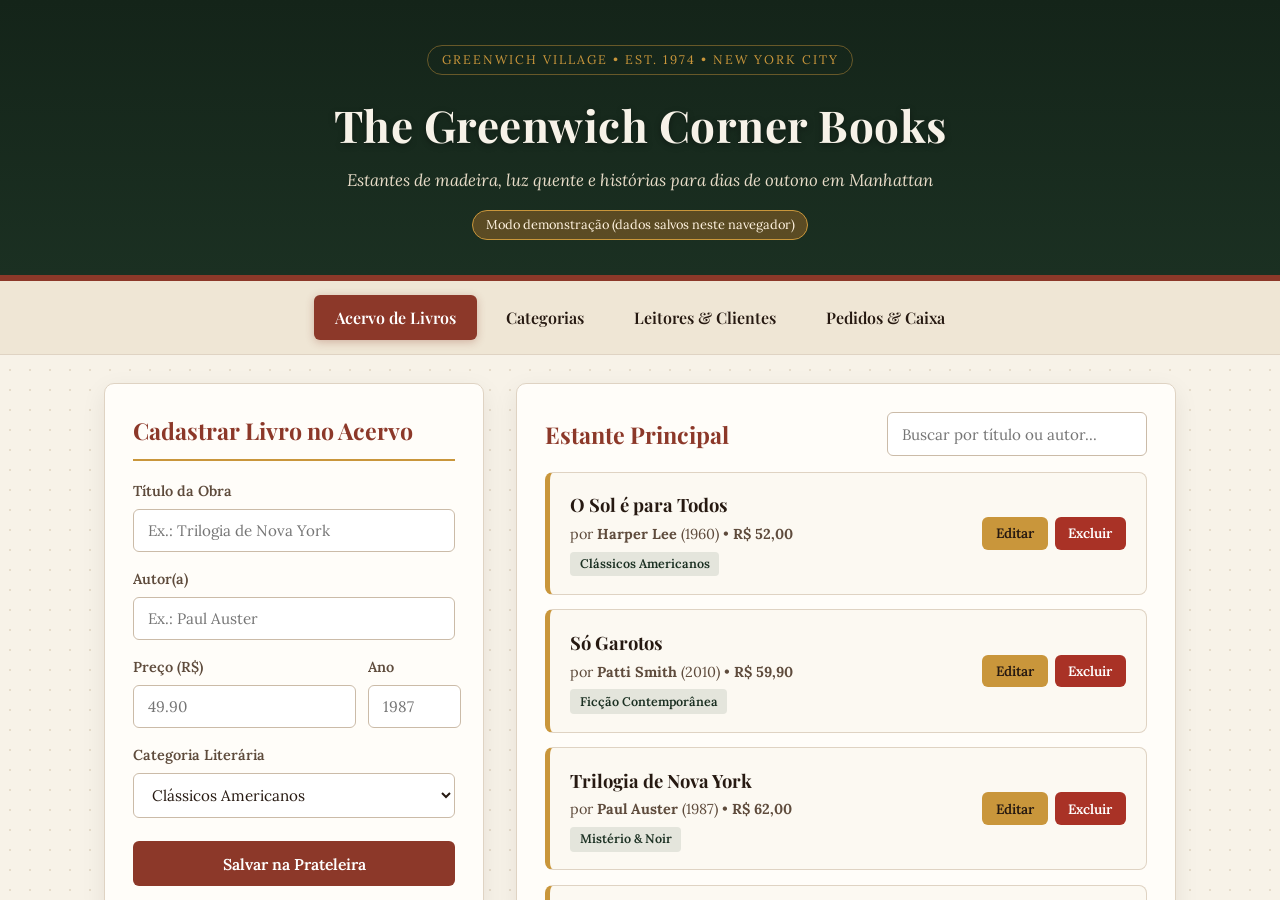
<file: index.html>
<!DOCTYPE html>
<html lang="pt-BR">
<head>
<meta charset="UTF-8">
<meta http-equiv="refresh" content="0; url=index/livros.html">
<title>The Greenwich Corner Books</title>
</head>
<body><a href="index/livros.html">Abrir o site</a></body>
</html>
</file>
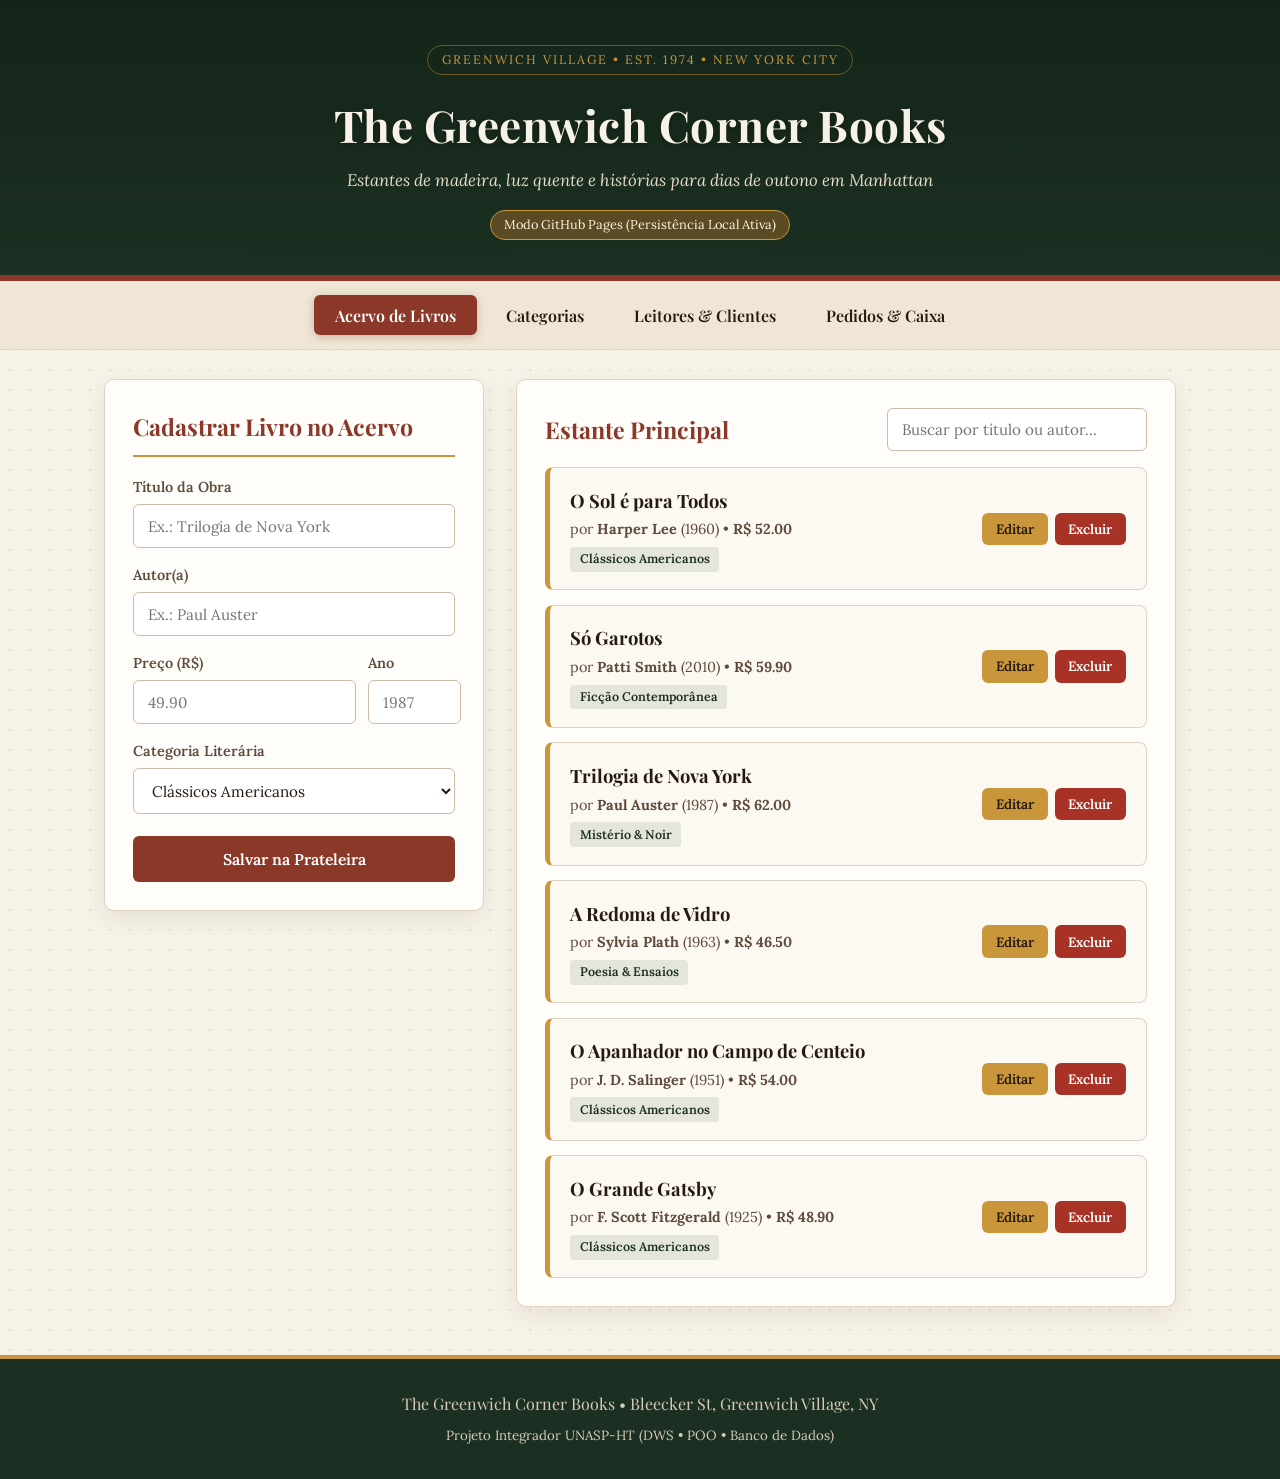
<file: app/templates/index.html>
<!DOCTYPE html>
<html lang="pt-BR">
<head>
    <meta charset="UTF-8">
    <meta name="viewport" content="width=device-width, initial-scale=1.0">
    <title>The Greenwich Corner Books • New York</title>
    <style>
@import url('https://fonts.googleapis.com/css2?family=Playfair+Display:ital,wght@0,600;0,700;1,400&family=Lora:ital,wght@0,400;0,600;1,400&display=swap');

:root {
    --verde-fachada: #1b3022;
    --verde-musgo: #2d4736;
    --tijolo-ny: #8c3829;
    --tijolo-hover: #6e291d;
    --dourado-luz: #c9963b;
    --outono-ambar: #d4822a;
    --papel-creme: #f7f2e8;
    --cartao-branco: #fffdf9;
    --madeira-escura: #261911;
    --texto-suave: #5e4b3c;
    --borda-sutil: #dfd3c3;
    --sombra-quente: 0 8px 24px rgba(38, 25, 17, 0.08);
}

* {
    box-sizing: border-box;
}

body {
    margin: 0;
    padding: 0;
    background-color: var(--papel-creme);
    background-image: radial-gradient(#e6dccb 0.75px, transparent 0.75px);
    background-size: 20px 20px;
    color: var(--madeira-escura);
    font-family: 'Lora', Georgia, serif;
    line-height: 1.6;
}

.storefront-header {
    background: linear-gradient(180deg, #142419 0%, var(--verde-fachada) 100%);
    color: var(--papel-creme);
    text-align: center;
    padding: 2.8rem 1.5rem 2.2rem;
    border-bottom: 6px solid var(--tijolo-ny);
    box-shadow: 0 4px 18px rgba(0, 0, 0, 0.2);
}

.header-inner {
    max-width: 960px;
    margin: 0 auto;
}

.badge-location {
    display: inline-block;
    font-size: 0.78rem;
    letter-spacing: 2px;
    text-transform: uppercase;
    color: var(--dourado-luz);
    border: 1px solid rgba(201, 150, 59, 0.45);
    padding: 0.25rem 0.85rem;
    border-radius: 999px;
    margin-bottom: 0.75rem;
}

.storefront-header h1 {
    font-family: 'Playfair Display', Georgia, serif;
    font-size: 2.75rem;
    margin: 0.2rem 0;
    letter-spacing: 0.5px;
    text-shadow: 0 2px 6px rgba(0, 0, 0, 0.35);
}

.subtitle {
    margin: 0.4rem 0 1rem;
    color: #e8dcc8;
    font-style: italic;
    font-size: 1.05rem;
}

.status-pill {
    display: inline-block;
    font-size: 0.8rem;
    padding: 0.25rem 0.8rem;
    border-radius: 999px;
    background-color: rgba(255, 255, 255, 0.12);
    color: #f4e8d1;
}

.status-pill.online {
    background-color: rgba(46, 125, 50, 0.35);
    border: 1px solid #81c784;
    color: #e8f5e9;
}

.status-pill.demo {
    background-color: rgba(212, 130, 42, 0.35);
    border: 1px solid var(--dourado-luz);
    color: #fff3e0;
}

.main-nav {
    display: flex;
    justify-content: center;
    flex-wrap: wrap;
    gap: 0.5rem;
    background-color: #efe6d5;
    padding: 0.85rem 1rem;
    border-bottom: 1px solid var(--borda-sutil);
}

.nav-tab {
    background: transparent;
    border: 1px solid transparent;
    color: var(--madeira-escura);
    font-family: 'Playfair Display', Georgia, serif;
    font-size: 1rem;
    font-weight: 600;
    padding: 0.55rem 1.25rem;
    border-radius: 6px;
    cursor: pointer;
    transition: all 0.25s ease;
}

.nav-tab:hover {
    background-color: rgba(140, 56, 41, 0.1);
    color: var(--tijolo-ny);
}

.nav-tab.active {
    background-color: var(--tijolo-ny);
    color: #fff;
    box-shadow: 0 2px 8px rgba(140, 56, 41, 0.3);
}

.feedback-banner {
    max-width: 1120px;
    margin: 1rem auto 0;
    padding: 0 1.5rem;
}

.feedback-msg {
    padding: 0.85rem 1.2rem;
    border-radius: 6px;
    font-weight: 600;
    font-size: 0.95rem;
}

.feedback-msg.success {
    background-color: #e6f4ea;
    color: #1e4620;
    border-left: 5px solid #2e7d32;
}

.feedback-msg.error {
    background-color: #fce8e6;
    color: #7f1d1d;
    border-left: 5px solid #c62828;
}

.container {
    max-width: 1120px;
    margin: 1.8rem auto 3rem;
    padding: 0 1.5rem;
}

.tab-panel {
    display: none;
}

.tab-panel.active {
    display: block;
}

.grid-layout {
    display: grid;
    grid-template-columns: 380px 1fr;
    gap: 2rem;
    align-items: start;
}

.card {
    background-color: var(--cartao-branco);
    border: 1px solid var(--borda-sutil);
    border-radius: 10px;
    padding: 1.75rem;
    box-shadow: var(--sombra-quente);
}

.card h2 {
    font-family: 'Playfair Display', Georgia, serif;
    color: var(--tijolo-ny);
    margin-top: 0;
    margin-bottom: 1.2rem;
    padding-bottom: 0.6rem;
    border-bottom: 2px solid var(--dourado-luz);
    font-size: 1.45rem;
}

form {
    display: flex;
    flex-direction: column;
    gap: 1rem;
}

.field {
    display: flex;
    flex-direction: column;
    gap: 0.35rem;
}

.field-row {
    display: flex;
    gap: 0.75rem;
}

.field-row > * {
    flex: 1;
}

label {
    font-size: 0.9rem;
    font-weight: 600;
    color: var(--texto-suave);
}

input, select {
    padding: 0.7rem 0.85rem;
    border: 1px solid #cbbba8;
    border-radius: 6px;
    background-color: #fff;
    color: var(--madeira-escura);
    font-family: inherit;
    font-size: 0.95rem;
    transition: border-color 0.2s, box-shadow 0.2s;
}

input:focus, select:focus {
    outline: none;
    border-color: var(--dourado-luz);
    box-shadow: 0 0 0 3px rgba(201, 150, 59, 0.2);
}

.form-actions {
    display: flex;
    gap: 0.6rem;
    margin-top: 0.4rem;
}

button {
    font-family: inherit;
    font-weight: 600;
    border: none;
    border-radius: 6px;
    cursor: pointer;
    transition: background-color 0.2s, transform 0.1s;
}

button:active {
    transform: scale(0.99);
}

.btn-primary {
    flex: 1;
    background-color: var(--tijolo-ny);
    color: #fff;
    padding: 0.8rem 1.2rem;
    font-size: 0.98rem;
}

.btn-primary:hover {
    background-color: var(--verde-fachada);
}

.btn-secondary {
    background-color: #e0d5c5;
    color: var(--madeira-escura);
    padding: 0.8rem 1rem;
}

.btn-secondary:hover {
    background-color: #cfc1ae;
}

.btn-accent {
    background-color: var(--verde-fachada);
    color: #fff;
    padding: 0.7rem 1rem;
}

.btn-accent:hover {
    background-color: var(--verde-musgo);
}

.hidden {
    display: none !important;
}

.list-header {
    display: flex;
    justify-content: space-between;
    align-items: center;
    gap: 1rem;
    flex-wrap: wrap;
    margin-bottom: 1rem;
}

.list-header h2 {
    margin-bottom: 0;
    border-bottom: none;
    padding-bottom: 0;
}

.search-input {
    max-width: 260px;
    width: 100%;
}

.items-list {
    display: flex;
    flex-direction: column;
    gap: 0.9rem;
}

.item-card {
    background-color: #fcf9f2;
    border: 1px solid var(--borda-sutil);
    border-left: 5px solid var(--dourado-luz);
    border-radius: 8px;
    padding: 1.1rem 1.25rem;
    display: flex;
    justify-content: space-between;
    align-items: center;
    gap: 1rem;
    transition: transform 0.2s, box-shadow 0.2s;
}

.item-card:hover {
    transform: translateY(-2px);
    box-shadow: 0 4px 14px rgba(38, 25, 17, 0.08);
}

.item-info h3 {
    margin: 0 0 0.2rem;
    font-family: 'Playfair Display', Georgia, serif;
    font-size: 1.15rem;
    color: var(--madeira-escura);
}

.item-meta {
    font-size: 0.9rem;
    color: var(--texto-suave);
}

.tag-categoria {
    display: inline-block;
    background-color: rgba(27, 48, 34, 0.1);
    color: var(--verde-fachada);
    font-size: 0.78rem;
    font-weight: 600;
    padding: 0.15rem 0.6rem;
    border-radius: 4px;
    margin-top: 0.35rem;
}

.item-actions {
    display: flex;
    gap: 0.45rem;
    flex-shrink: 0;
}

.btn-edit {
    background-color: var(--dourado-luz);
    color: var(--madeira-escura);
    padding: 0.45rem 0.85rem;
    font-size: 0.85rem;
}

.btn-edit:hover {
    background-color: #b88428;
}

.btn-del {
    background-color: #a93226;
    color: #fff;
    padding: 0.45rem 0.85rem;
    font-size: 0.85rem;
}

.btn-del:hover {
    background-color: #87241a;
}

.cart-box {
    background-color: #f9f4ea;
    border: 1px dashed #c8b8a2;
    border-radius: 6px;
    padding: 0.85rem;
    min-height: 60px;
}

.cart-line {
    display: flex;
    justify-content: space-between;
    align-items: center;
    padding: 0.35rem 0;
    border-bottom: 1px solid #e8decb;
    font-size: 0.9rem;
}

.cart-line:last-child {
    border-bottom: none;
}

.cart-total {
    display: flex;
    justify-content: space-between;
    align-items: center;
    background-color: var(--verde-fachada);
    color: var(--papel-creme);
    padding: 0.85rem 1rem;
    border-radius: 6px;
    font-size: 1.05rem;
}

.empty-hint {
    margin: 0;
    color: var(--texto-suave);
    font-style: italic;
    font-size: 0.9rem;
    text-align: center;
}

.status-select-inline {
    padding: 0.35rem 0.6rem;
    font-size: 0.85rem;
}

.storefront-footer {
    text-align: center;
    padding: 2rem 1rem;
    background-color: var(--verde-fachada);
    color: #d8ccb8;
    border-top: 4px solid var(--dourado-luz);
}

.storefront-footer p {
    margin: 0 0 0.3rem;
    font-family: 'Playfair Display', Georgia, serif;
}

@media (max-width: 860px) {
    .grid-layout {
        grid-template-columns: 1fr;
    }
    .storefront-header h1 {
        font-size: 2.1rem;
    }
}

    </style>
</head>
<body>
    <header class="storefront-header">
        <div class="header-inner">
            <span class="badge-location">Greenwich Village • Est. 1974 • New York City</span>
            <h1>The Greenwich Corner Books</h1>
            <p class="subtitle">Estantes de madeira, luz quente e histórias para dias de outono em Manhattan</p>
            <div class="status-bar">
                <span id="api-status-badge" class="status-pill">Conectando ao sistema...</span>
            </div>
        </div>
    </header>

    <nav class="main-nav" aria-label="Navegação do sistema">
        <button class="nav-tab active" data-tab="tab-livros">Acervo de Livros</button>
        <button class="nav-tab" data-tab="tab-categorias">Categorias</button>
        <button class="nav-tab" data-tab="tab-clientes">Leitores & Clientes</button>
        <button class="nav-tab" data-tab="tab-pedidos">Pedidos & Caixa</button>
    </nav>

    <div id="feedback-banner" class="feedback-banner" role="status" aria-live="polite"></div>

    <main class="container">
        <!-- SEÇÃO 1: LIVROS -->
        <section id="tab-livros" class="tab-panel active">
            <div class="grid-layout">
                <article class="card form-card">
                    <h2 id="titulo-form-livro">Cadastrar Livro no Acervo</h2>
                    <form id="form-livro">
                        <input type="hidden" id="livro-id">

                        <div class="field">
                            <label for="livro-titulo">Título da Obra</label>
                            <input type="text" id="livro-titulo" placeholder="Ex.: Trilogia de Nova York" required minlength="2">
                        </div>

                        <div class="field">
                            <label for="livro-autor">Autor(a)</label>
                            <input type="text" id="livro-autor" placeholder="Ex.: Paul Auster" required minlength="2">
                        </div>

                        <div class="field-row">
                            <div class="field">
                                <label for="livro-preco">Preço (R$)</label>
                                <input type="number" id="livro-preco" step="0.01" min="0.01" placeholder="49.90" required>
                            </div>
                            <div class="field">
                                <label for="livro-ano">Ano</label>
                                <input type="number" id="livro-ano" min="1450" max="2026" placeholder="1987" required>
                            </div>
                        </div>

                        <div class="field">
                            <label for="livro-categoria">Categoria Literária</label>
                            <select id="livro-categoria" required></select>
                        </div>

                        <div class="form-actions">
                            <button type="submit" id="btn-salvar-livro" class="btn-primary">Salvar na Prateleira</button>
                            <button type="button" id="btn-cancelar-livro" class="btn-secondary hidden">Cancelar Edição</button>
                        </div>
                    </form>
                </article>

                <article class="card list-card">
                    <div class="list-header">
                        <h2>Estante Principal</h2>
                        <input type="search" id="busca-livro" class="search-input" placeholder="Buscar por título ou autor...">
                    </div>
                    <div id="lista-livros" class="items-list"></div>
                </article>
            </div>
        </section>

        <!-- SEÇÃO 2: CATEGORIAS -->
        <section id="tab-categorias" class="tab-panel">
            <div class="grid-layout">
                <article class="card form-card">
                    <h2 id="titulo-form-categoria">Nova Categoria</h2>
                    <form id="form-categoria">
                        <input type="hidden" id="categoria-id">
                        <div class="field">
                            <label for="categoria-nome">Nome da Categoria</label>
                            <input type="text" id="categoria-nome" placeholder="Ex.: Poesia Beat" required minlength="2">
                        </div>
                        <div class="form-actions">
                            <button type="submit" class="btn-primary">Salvar Categoria</button>
                            <button type="button" id="btn-cancelar-categoria" class="btn-secondary hidden">Cancelar</button>
                        </div>
                    </form>
                </article>

                <article class="card list-card">
                    <h2>Seções da Livraria</h2>
                    <div id="lista-categorias" class="items-list"></div>
                </article>
            </div>
        </section>

        <!-- SEÇÃO 3: CLIENTES -->
        <section id="tab-clientes" class="tab-panel">
            <div class="grid-layout">
                <article class="card form-card">
                    <h2 id="titulo-form-cliente">Cadastrar Leitor</h2>
                    <form id="form-cliente">
                        <input type="hidden" id="cliente-id">

                        <div class="field">
                            <label for="cliente-nome">Nome Completo</label>
                            <input type="text" id="cliente-nome" placeholder="Ex.: Clara Oswald" required minlength="3">
                        </div>

                        <div class="field">
                            <label for="cliente-email">E-mail</label>
                            <input type="email" id="cliente-email" placeholder="clara@nycmail.com" required>
                        </div>

                        <div class="field">
                            <label for="cliente-telefone">Telefone</label>
                            <input type="tel" id="cliente-telefone" placeholder="(212) 555-0199">
                        </div>

                        <div class="form-actions">
                            <button type="submit" class="btn-primary">Salvar Leitor</button>
                            <button type="button" id="btn-cancelar-cliente" class="btn-secondary hidden">Cancelar</button>
                        </div>
                    </form>
                </article>

                <article class="card list-card">
                    <h2>Leitores Cadastrados</h2>
                    <div id="lista-clientes" class="items-list"></div>
                </article>
            </div>
        </section>

        <!-- SEÇÃO 4: PEDIDOS & CARRINHO -->
        <section id="tab-pedidos" class="tab-panel">
            <div class="grid-layout">
                <article class="card form-card">
                    <h2>Registrar Novo Pedido</h2>
                    <form id="form-pedido">
                        <div class="field">
                            <label for="pedido-cliente">Cliente</label>
                            <select id="pedido-cliente" required></select>
                        </div>

                        <div class="field">
                            <label for="pedido-status">Status Inicial</label>
                            <select id="pedido-status">
                                <option value="Pendente">Pendente</option>
                                <option value="Preparando">Preparando</option>
                                <option value="Entregue">Entregue</option>
                            </select>
                        </div>

                        <div class="cart-builder">
                            <label>Adicionar Livro ao Pedido</label>
                            <div class="field-row">
                                <select id="pedido-livro-select"></select>
                                <input type="number" id="pedido-livro-qtd" value="1" min="1" max="50" style="max-width: 80px;">
                                <button type="button" id="btn-add-item" class="btn-accent">+ Item</button>
                            </div>
                        </div>

                        <div id="carrinho-itens" class="cart-box">
                            <p class="empty-hint">Nenhum livro adicionado ao pedido ainda.</p>
                        </div>

                        <div class="cart-total">
                            <span>Total do Pedido:</span>
                            <strong id="pedido-total">R$ 0,00</strong>
                        </div>

                        <button type="submit" class="btn-primary">Finalizar Pedido</button>
                    </form>
                </article>

                <article class="card list-card">
                    <h2>Histórico de Pedidos</h2>
                    <div id="lista-pedidos" class="items-list"></div>
                </article>
            </div>
        </section>
    </main>

    <footer class="storefront-footer">
        <p>The Greenwich Corner Books • Bleecker St, Greenwich Village, NY</p>
        <small>Projeto Integrador UNASP-HT (DWS • POO • Banco de Dados)</small>
    </footer>

    <script>
// ============================================================================
// THE GREENWICH CORNER BOOKS - FRONT-END CRUD COM FETCH API
// Integra-se à API REST em Flask (http://127.0.0.1:5000/api) em ambiente local e
// ativa automaticamente o modo GitHub Pages (LocalStorage) quando hospedado online.
// ============================================================================

const API_BASE = "http://127.0.0.1:5000/api";
const isHostedOnGitHub =
    window.location.hostname.includes("github.io") ||
    (window.location.protocol !== "file:" &&
        window.location.hostname !== "localhost" &&
        window.location.hostname !== "127.0.0.1");

let modoDemoGitHub = isHostedOnGitHub;

let cacheCategorias = [];
let cacheClientes = [];
let cacheLivros = [];
let cachePedidos = [];
let carrinhoPedido = [];

// Dados iniciais sincronizados com database/banco.sql e backend/dao.py
const SEED_DATA = {
    categorias: [
        { id_categoria: 1, nome: "Clássicos Americanos" },
        { id_categoria: 2, nome: "Ficção Contemporânea" },
        { id_categoria: 3, nome: "Poesia & Ensaios" },
        { id_categoria: 4, nome: "Mistério & Noir" },
        { id_categoria: 5, nome: "Artes & Arquitetura" }
    ],
    clientes: [
        { id_cliente: 1, nome: "Clara Oswald", email: "clara.oswald@nycmail.com", telefone: "(212) 555-0142" },
        { id_cliente: 2, nome: "Arthur Pendelton", email: "arthur.p@villagebooks.com", telefone: "(212) 555-0198" },
        { id_cliente: 3, nome: "Maya Lin", email: "maya.lin@brooklyn.org", telefone: "(718) 555-0174" },
        { id_cliente: 4, nome: "Julian Vance", email: "julian.vance@soho.net", telefone: "(646) 555-0119" }
    ],
    livros: [
        { id_livro: 1, titulo: "O Grande Gatsby", autor: "F. Scott Fitzgerald", preco: 48.90, ano_publicacao: 1925, id_categoria: 1 },
        { id_livro: 2, titulo: "O Apanhador no Campo de Centeio", autor: "J. D. Salinger", preco: 54.00, ano_publicacao: 1951, id_categoria: 1 },
        { id_livro: 3, titulo: "A Redoma de Vidro", autor: "Sylvia Plath", preco: 46.50, ano_publicacao: 1963, id_categoria: 3 },
        { id_livro: 4, titulo: "Trilogia de Nova York", autor: "Paul Auster", preco: 62.00, ano_publicacao: 1987, id_categoria: 4 },
        { id_livro: 5, titulo: "Só Garotos", autor: "Patti Smith", preco: 59.90, ano_publicacao: 2010, id_categoria: 2 },
        { id_livro: 6, titulo: "O Sol é para Todos", autor: "Harper Lee", preco: 52.00, ano_publicacao: 1960, id_categoria: 1 }
    ],
    pedidos: [
        {
            id_pedido: 101,
            data_pedido: "2026-11-05",
            status: "Entregue",
            valor_total: 102.90,
            id_cliente: 1,
            itens: [
                { id_livro: 1, quantidade: 1, preco_unitario: 48.90 },
                { id_livro: 2, quantidade: 1, preco_unitario: 54.00 }
            ]
        },
        {
            id_pedido: 102,
            data_pedido: "2026-11-10",
            status: "Preparando",
            valor_total: 121.90,
            id_cliente: 2,
            itens: [
                { id_livro: 4, quantidade: 1, preco_unitario: 62.00 },
                { id_livro: 5, quantidade: 1, preco_unitario: 59.90 }
            ]
        },
        {
            id_pedido: 103,
            data_pedido: "2026-11-12",
            status: "Pendente",
            valor_total: 93.00,
            id_cliente: 3,
            itens: [
                { id_livro: 3, quantidade: 2, preco_unitario: 46.50 }
            ]
        }
    ]
};

function escapeHtml(texto) {
    return String(texto ?? "")
        .replace(/&/g, "&amp;")
        .replace(/</g, "&lt;")
        .replace(/>/g, "&gt;")
        .replace(/"/g, "&quot;")
        .replace(/'/g, "&#39;");
}

function getLocalDB() {
    const salvo = localStorage.getItem("greenwich_bookshop_db");
    if (!salvo) {
        localStorage.setItem("greenwich_bookshop_db", JSON.stringify(SEED_DATA));
        return JSON.parse(JSON.stringify(SEED_DATA));
    }
    return JSON.parse(salvo);
}

function saveLocalDB(db) {
    localStorage.setItem("greenwich_bookshop_db", JSON.stringify(db));
}

function mostrarFeedback(mensagem, tipo = "success") {
    const banner = document.getElementById("feedback-banner");
    banner.innerHTML = `<div class="feedback-msg ${tipo}">${escapeHtml(mensagem)}</div>`;
    setTimeout(() => {
        banner.innerHTML = "";
    }, 4500);
}

async function apiRequest(endpoint, options = {}) {
    if (!modoDemoGitHub) {
        const controller = new AbortController();
        const timeoutId = setTimeout(() => controller.abort(), 1800);
        try {
            const response = await fetch(`${API_BASE}${endpoint}`, {
                ...options,
                signal: controller.signal
            });
            clearTimeout(timeoutId);
            const data = await response.json();
            if (!response.ok) {
                throw new Error(data.erro || "Erro na operação.");
            }
            return data;
        } catch (erro) {
            clearTimeout(timeoutId);
            const isNetworkOrTimeout =
                erro.name === "AbortError" ||
                (erro.message && (erro.message.includes("Failed to fetch") || erro.message.includes("NetworkError")));
            if (!isNetworkOrTimeout) {
                throw erro;
            }
            modoDemoGitHub = true;
            atualizarBadgeConexao();
        }
    }

    return executarNoLocalStorage(endpoint, options);
}

function executarNoLocalStorage(endpoint, options) {
    const db = getLocalDB();
    const method = (options.method || "GET").toUpperCase();
    const body = options.body ? JSON.parse(options.body) : null;

    if (endpoint === "/categorias" && method === "GET") return db.categorias;
    if (endpoint === "/categorias" && method === "POST") {
        const novoId = db.categorias.length ? Math.max(...db.categorias.map(c => c.id_categoria)) + 1 : 1;
        db.categorias.push({ id_categoria: novoId, nome: body.nome });
        saveLocalDB(db);
        return { id_categoria: novoId, mensagem: "Categoria cadastrada!" };
    }
    if (endpoint.startsWith("/categorias/") && method === "PUT") {
        const id = parseInt(endpoint.split("/")[2], 10);
        const item = db.categorias.find(c => c.id_categoria === id);
        if (item) item.nome = body.nome;
        saveLocalDB(db);
        return { mensagem: "Categoria atualizada!" };
    }
    if (endpoint.startsWith("/categorias/") && method === "DELETE") {
        const id = parseInt(endpoint.split("/")[2], 10);
        if (db.livros.some(l => l.id_categoria === id)) {
            throw new Error("Não é possível excluir: existem livros vinculados a esta categoria.");
        }
        db.categorias = db.categorias.filter(c => c.id_categoria !== id);
        saveLocalDB(db);
        return { mensagem: "Categoria removida!" };
    }

    if (endpoint === "/clientes" && method === "GET") return db.clientes;
    if (endpoint === "/clientes" && method === "POST") {
        if (db.clientes.some(c => c.email.toLowerCase() === body.email.toLowerCase())) {
            throw new Error("Este e-mail já está cadastrado para outro cliente.");
        }
        const novoId = db.clientes.length ? Math.max(...db.clientes.map(c => c.id_cliente)) + 1 : 1;
        db.clientes.push({ id_cliente: novoId, nome: body.nome, email: body.email, telefone: body.telefone || "" });
        saveLocalDB(db);
        return { id_cliente: novoId, mensagem: "Cliente cadastrado!" };
    }
    if (endpoint.startsWith("/clientes/") && method === "PUT") {
        const id = parseInt(endpoint.split("/")[2], 10);
        if (db.clientes.some(c => c.email.toLowerCase() === body.email.toLowerCase() && c.id_cliente !== id)) {
            throw new Error("Este e-mail já pertence a outro cliente.");
        }
        const cli = db.clientes.find(c => c.id_cliente === id);
        if (cli) Object.assign(cli, body);
        saveLocalDB(db);
        return { mensagem: "Cliente atualizado!" };
    }
    if (endpoint.startsWith("/clientes/") && method === "DELETE") {
        const id = parseInt(endpoint.split("/")[2], 10);
        if (db.pedidos.some(p => p.id_cliente === id)) {
            throw new Error("Não é possível excluir: este cliente possui pedidos registrados.");
        }
        db.clientes = db.clientes.filter(c => c.id_cliente !== id);
        saveLocalDB(db);
        return { mensagem: "Cliente removido!" };
    }

    if (endpoint === "/livros" && method === "GET") {
        return db.livros.map(l => {
            const cat = db.categorias.find(c => c.id_categoria === l.id_categoria);
            return { ...l, nome_categoria: cat ? cat.nome : "Sem Categoria" };
        }).reverse();
    }
    if (endpoint === "/livros" && method === "POST") {
        const novoId = db.livros.length ? Math.max(...db.livros.map(l => l.id_livro)) + 1 : 1;
        db.livros.push({ id_livro: novoId, ...body });
        saveLocalDB(db);
        return { id_livro: novoId, mensagem: "Livro adicionado!" };
    }
    if (endpoint.startsWith("/livros/") && method === "PUT") {
        const id = parseInt(endpoint.split("/")[2], 10);
        const liv = db.livros.find(l => l.id_livro === id);
        if (liv) Object.assign(liv, body);
        saveLocalDB(db);
        return { mensagem: "Livro atualizado!" };
    }
    if (endpoint.startsWith("/livros/") && method === "DELETE") {
        const id = parseInt(endpoint.split("/")[2], 10);
        const emPedido = db.pedidos.some(p => p.itens.some(i => i.id_livro === id));
        if (emPedido) {
            throw new Error("Não é possível excluir: este livro faz parte de um pedido registrado.");
        }
        db.livros = db.livros.filter(l => l.id_livro !== id);
        saveLocalDB(db);
        return { mensagem: "Livro removido!" };
    }

    if (endpoint === "/pedidos" && method === "GET") {
        return db.pedidos.map(p => {
            const cli = db.clientes.find(c => c.id_cliente === p.id_cliente);
            const itensEnriquecidos = p.itens.map(i => {
                const liv = db.livros.find(l => l.id_livro === i.id_livro);
                return { ...i, titulo_livro: liv ? liv.titulo : `Livro #${i.id_livro}` };
            });
            return { ...p, nome_cliente: cli ? cli.nome : "Cliente", itens: itensEnriquecidos };
        }).reverse();
    }
    if (endpoint === "/pedidos" && method === "POST") {
        const novoId = db.pedidos.length ? Math.max(...db.pedidos.map(p => p.id_pedido)) + 1 : 101;
        const total = body.itens.reduce((acc, i) => acc + i.quantidade * i.preco_unitario, 0);
        const hoje = new Date().toISOString().split("T")[0];
        db.pedidos.push({
            id_pedido: novoId,
            data_pedido: hoje,
            status: body.status || "Pendente",
            valor_total: total,
            id_cliente: body.id_cliente,
            itens: body.itens
        });
        saveLocalDB(db);
        return { id_pedido: novoId, mensagem: "Pedido registrado!" };
    }
    if (endpoint.startsWith("/pedidos/") && method === "PUT") {
        const id = parseInt(endpoint.split("/")[2], 10);
        const ped = db.pedidos.find(p => p.id_pedido === id);
        if (ped) ped.status = body.status;
        saveLocalDB(db);
        return { mensagem: "Status atualizado!" };
    }
    if (endpoint.startsWith("/pedidos/") && method === "DELETE") {
        const id = parseInt(endpoint.split("/")[2], 10);
        db.pedidos = db.pedidos.filter(p => p.id_pedido !== id);
        saveLocalDB(db);
        return { mensagem: "Pedido excluído!" };
    }

    return {};
}

function atualizarBadgeConexao() {
    const badge = document.getElementById("api-status-badge");
    if (modoDemoGitHub) {
        badge.textContent = "Modo GitHub Pages (Persistência Local Ativa)";
        badge.className = "status-pill demo";
    } else {
        badge.textContent = "API REST Flask + SQLite Conectada";
        badge.className = "status-pill online";
    }
}

async function carregarTudo() {
    await carregarCategorias();
    await carregarClientes();
    await carregarLivros();
    await carregarPedidos();
    atualizarBadgeConexao();
}

async function carregarCategorias() {
    cacheCategorias = await apiRequest("/categorias");
    const lista = document.getElementById("lista-categorias");
    const selectLivro = document.getElementById("livro-categoria");

    lista.innerHTML = "";
    selectLivro.innerHTML = "";

    cacheCategorias.forEach(cat => {
        const option = document.createElement("option");
        option.value = cat.id_categoria;
        option.textContent = cat.nome;
        selectLivro.appendChild(option);

        const div = document.createElement("div");
        div.className = "item-card";
        div.innerHTML = `
            <div class="item-info">
                <h3>${escapeHtml(cat.nome)}</h3>
                <span class="item-meta">Código #${cat.id_categoria}</span>
            </div>
            <div class="item-actions">
                <button class="btn-edit" onclick="editarCategoria(${cat.id_categoria})">Editar</button>
                <button class="btn-del" onclick="excluirCategoria(${cat.id_categoria})">Excluir</button>
            </div>
        `;
        lista.appendChild(div);
    });
}

async function carregarClientes() {
    cacheClientes = await apiRequest("/clientes");
    const lista = document.getElementById("lista-clientes");
    const selectPedido = document.getElementById("pedido-cliente");

    lista.innerHTML = "";
    selectPedido.innerHTML = "";

    cacheClientes.forEach(cli => {
        const option = document.createElement("option");
        option.value = cli.id_cliente;
        option.textContent = `${cli.nome} (${cli.email})`;
        selectPedido.appendChild(option);

        const div = document.createElement("div");
        div.className = "item-card";
        div.innerHTML = `
            <div class="item-info">
                <h3>${escapeHtml(cli.nome)}</h3>
                <div class="item-meta">${escapeHtml(cli.email)} ${cli.telefone ? "• " + escapeHtml(cli.telefone) : ""}</div>
            </div>
            <div class="item-actions">
                <button class="btn-edit" onclick="editarCliente(${cli.id_cliente})">Editar</button>
                <button class="btn-del" onclick="excluirCliente(${cli.id_cliente})">Excluir</button>
            </div>
        `;
        lista.appendChild(div);
    });
}

async function carregarLivros() {
    cacheLivros = await apiRequest("/livros");
    renderizarLivros(cacheLivros);

    const selectPedidoLivro = document.getElementById("pedido-livro-select");
    selectPedidoLivro.innerHTML = "";
    cacheLivros.forEach(liv => {
        const opt = document.createElement("option");
        opt.value = liv.id_livro;
        opt.textContent = `${liv.titulo} — R$ ${Number(liv.preco).toFixed(2)}`;
        selectPedidoLivro.appendChild(opt);
    });
}

function renderizarLivros(livros) {
    const lista = document.getElementById("lista-livros");
    lista.innerHTML = "";

    if (!livros.length) {
        lista.innerHTML = `<p class="empty-hint">Nenhum livro encontrado na prateleira.</p>`;
        return;
    }

    livros.forEach(liv => {
        const div = document.createElement("div");
        div.className = "item-card";
        div.innerHTML = `
            <div class="item-info">
                <h3>${escapeHtml(liv.titulo)}</h3>
                <div class="item-meta">por <strong>${escapeHtml(liv.autor)}</strong> (${liv.ano_publicacao}) • <strong>R$ ${Number(liv.preco).toFixed(2)}</strong></div>
                <span class="tag-categoria">${escapeHtml(liv.nome_categoria || "Geral")}</span>
            </div>
            <div class="item-actions">
                <button class="btn-edit" onclick="editarLivro(${liv.id_livro})">Editar</button>
                <button class="btn-del" onclick="excluirLivro(${liv.id_livro})">Excluir</button>
            </div>
        `;
        lista.appendChild(div);
    });
}

async function carregarPedidos() {
    cachePedidos = await apiRequest("/pedidos");
    const lista = document.getElementById("lista-pedidos");
    lista.innerHTML = "";

    if (!cachePedidos.length) {
        lista.innerHTML = `<p class="empty-hint">Nenhum pedido registrado ainda.</p>`;
        return;
    }

    cachePedidos.forEach(ped => {
        const resumoItens = ped.itens
            .map(i => `${i.quantidade}x ${escapeHtml(i.titulo_livro)} (R$ ${Number(i.preco_unitario).toFixed(2)})`)
            .join(" • ");

        const div = document.createElement("div");
        div.className = "item-card";
        div.innerHTML = `
            <div class="item-info">
                <h3>Pedido #${ped.id_pedido} — ${escapeHtml(ped.nome_cliente)}</h3>
                <div class="item-meta">Data: ${escapeHtml(ped.data_pedido)} • Total: <strong>R$ ${Number(ped.valor_total).toFixed(2)}</strong></div>
                <div class="item-meta" style="margin-top: 4px;">${resumoItens}</div>
            </div>
            <div class="item-actions">
                <select class="status-select-inline" onchange="alterarStatusPedido(${ped.id_pedido}, this.value)" aria-label="Status do pedido">
                    <option value="Pendente" ${ped.status === "Pendente" ? "selected" : ""}>Pendente</option>
                    <option value="Preparando" ${ped.status === "Preparando" ? "selected" : ""}>Preparando</option>
                    <option value="Entregue" ${ped.status === "Entregue" ? "selected" : ""}>Entregue</option>
                </select>
                <button class="btn-del" onclick="excluirPedido(${ped.id_pedido})">Excluir</button>
            </div>
        `;
        lista.appendChild(div);
    });
}

document.getElementById("form-livro").addEventListener("submit", async (e) => {
    e.preventDefault();
    const id = document.getElementById("livro-id").value;
    const payload = {
        titulo: document.getElementById("livro-titulo").value.trim(),
        autor: document.getElementById("livro-autor").value.trim(),
        preco: parseFloat(document.getElementById("livro-preco").value),
        ano_publicacao: parseInt(document.getElementById("livro-ano").value, 10),
        id_categoria: parseInt(document.getElementById("livro-categoria").value, 10)
    };

    try {
        if (id) {
            await apiRequest(`/livros/${id}`, {
                method: "PUT",
                headers: { "Content-Type": "application/json" },
                body: JSON.stringify(payload)
            });
            mostrarFeedback("Livro atualizado na prateleira!");
        } else {
            await apiRequest("/livros", {
                method: "POST",
                headers: { "Content-Type": "application/json" },
                body: JSON.stringify(payload)
            });
            mostrarFeedback("Novo livro cadastrado no acervo!");
        }
        resetFormLivro();
        await carregarLivros();
    } catch (erro) {
        mostrarFeedback(erro.message, "error");
    }
});

function editarLivro(id) {
    const liv = cacheLivros.find(l => l.id_livro === id);
    if (!liv) return;
    document.getElementById("livro-id").value = liv.id_livro;
    document.getElementById("livro-titulo").value = liv.titulo;
    document.getElementById("livro-autor").value = liv.autor;
    document.getElementById("livro-preco").value = liv.preco;
    document.getElementById("livro-ano").value = liv.ano_publicacao;
    document.getElementById("livro-categoria").value = liv.id_categoria;
    document.getElementById("titulo-form-livro").textContent = "Editar Livro";
    document.getElementById("btn-cancelar-livro").classList.remove("hidden");
}

function resetFormLivro() {
    document.getElementById("form-livro").reset();
    document.getElementById("livro-id").value = "";
    document.getElementById("titulo-form-livro").textContent = "Cadastrar Livro no Acervo";
    document.getElementById("btn-cancelar-livro").classList.add("hidden");
}

document.getElementById("btn-cancelar-livro").addEventListener("click", resetFormLivro);

async function excluirLivro(id) {
    if (!confirm("Remover este livro da estante?")) return;
    try {
        await apiRequest(`/livros/${id}`, { method: "DELETE" });
        mostrarFeedback("Livro removido do acervo.");
        await carregarLivros();
    } catch (erro) {
        mostrarFeedback(erro.message, "error");
    }
}

document.getElementById("busca-livro").addEventListener("input", (e) => {
    const termo = e.target.value.toLowerCase();
    const filtrados = cacheLivros.filter(
        l => l.titulo.toLowerCase().includes(termo) || l.autor.toLowerCase().includes(termo)
    );
    renderizarLivros(filtrados);
});

document.getElementById("form-categoria").addEventListener("submit", async (e) => {
    e.preventDefault();
    const id = document.getElementById("categoria-id").value;
    const payload = { nome: document.getElementById("categoria-nome").value.trim() };

    try {
        if (id) {
            await apiRequest(`/categorias/${id}`, {
                method: "PUT",
                headers: { "Content-Type": "application/json" },
                body: JSON.stringify(payload)
            });
            mostrarFeedback("Categoria atualizada!");
        } else {
            await apiRequest("/categorias", {
                method: "POST",
                headers: { "Content-Type": "application/json" },
                body: JSON.stringify(payload)
            });
            mostrarFeedback("Categoria criada!");
        }
        resetFormCategoria();
        await carregarCategorias();
        await carregarLivros();
    } catch (erro) {
        mostrarFeedback(erro.message, "error");
    }
});

function editarCategoria(id) {
    const cat = cacheCategorias.find(c => c.id_categoria === id);
    if (!cat) return;
    document.getElementById("categoria-id").value = cat.id_categoria;
    document.getElementById("categoria-nome").value = cat.nome;
    document.getElementById("titulo-form-categoria").textContent = "Editar Categoria";
    document.getElementById("btn-cancelar-categoria").classList.remove("hidden");
}

function resetFormCategoria() {
    document.getElementById("form-categoria").reset();
    document.getElementById("categoria-id").value = "";
    document.getElementById("titulo-form-categoria").textContent = "Nova Categoria";
    document.getElementById("btn-cancelar-categoria").classList.add("hidden");
}

document.getElementById("btn-cancelar-categoria").addEventListener("click", resetFormCategoria);

async function excluirCategoria(id) {
    if (!confirm("Deseja excluir esta categoria?")) return;
    try {
        await apiRequest(`/categorias/${id}`, { method: "DELETE" });
        mostrarFeedback("Categoria excluída.");
        await carregarCategorias();
    } catch (erro) {
        mostrarFeedback(erro.message, "error");
    }
}

document.getElementById("form-cliente").addEventListener("submit", async (e) => {
    e.preventDefault();
    const id = document.getElementById("cliente-id").value;
    const payload = {
        nome: document.getElementById("cliente-nome").value.trim(),
        email: document.getElementById("cliente-email").value.trim(),
        telefone: document.getElementById("cliente-telefone").value.trim()
    };

    try {
        if (id) {
            await apiRequest(`/clientes/${id}`, {
                method: "PUT",
                headers: { "Content-Type": "application/json" },
                body: JSON.stringify(payload)
            });
            mostrarFeedback("Dados do leitor atualizados!");
        } else {
            await apiRequest("/clientes", {
                method: "POST",
                headers: { "Content-Type": "application/json" },
                body: JSON.stringify(payload)
            });
            mostrarFeedback("Leitor cadastrado com sucesso!");
        }
        resetFormCliente();
        await carregarClientes();
    } catch (erro) {
        mostrarFeedback(erro.message, "error");
    }
});

function editarCliente(id) {
    const cli = cacheClientes.find(c => c.id_cliente === id);
    if (!cli) return;
    document.getElementById("cliente-id").value = cli.id_cliente;
    document.getElementById("cliente-nome").value = cli.nome;
    document.getElementById("cliente-email").value = cli.email;
    document.getElementById("cliente-telefone").value = cli.telefone || "";
    document.getElementById("titulo-form-cliente").textContent = "Editar Leitor";
    document.getElementById("btn-cancelar-cliente").classList.remove("hidden");
}

function resetFormCliente() {
    document.getElementById("form-cliente").reset();
    document.getElementById("cliente-id").value = "";
    document.getElementById("titulo-form-cliente").textContent = "Cadastrar Leitor";
    document.getElementById("btn-cancelar-cliente").classList.add("hidden");
}

document.getElementById("btn-cancelar-cliente").addEventListener("click", resetFormCliente);

async function excluirCliente(id) {
    if (!confirm("Remover este cliente?")) return;
    try {
        await apiRequest(`/clientes/${id}`, { method: "DELETE" });
        mostrarFeedback("Cliente removido.");
        await carregarClientes();
    } catch (erro) {
        mostrarFeedback(erro.message, "error");
    }
}

document.getElementById("btn-add-item").addEventListener("click", () => {
    const idLivro = parseInt(document.getElementById("pedido-livro-select").value, 10);
    const qtd = parseInt(document.getElementById("pedido-livro-qtd").value, 10);
    const livro = cacheLivros.find(l => l.id_livro === idLivro);

    if (!livro || qtd < 1) return;

    const existente = carrinhoPedido.find(i => i.id_livro === idLivro);
    if (existente) {
        existente.quantidade += qtd;
    } else {
        carrinhoPedido.push({
            id_livro: livro.id_livro,
            titulo: livro.titulo,
            quantidade: qtd,
            preco_unitario: Number(livro.preco)
        });
    }
    renderizarCarrinho();
});

function removerItemCarrinho(idLivro) {
    carrinhoPedido = carrinhoPedido.filter(i => i.id_livro !== idLivro);
    renderizarCarrinho();
}

function renderizarCarrinho() {
    const box = document.getElementById("carrinho-itens");
    const totalEl = document.getElementById("pedido-total");

    if (!carrinhoPedido.length) {
        box.innerHTML = `<p class="empty-hint">Nenhum livro adicionado ao pedido ainda.</p>`;
        totalEl.textContent = "R$ 0,00";
        return;
    }

    let total = 0;
    box.innerHTML = "";
    carrinhoPedido.forEach(item => {
        const subtotal = item.quantidade * item.preco_unitario;
        total += subtotal;
        box.innerHTML += `
            <div class="cart-line">
                <span>${item.quantidade}x <strong>${escapeHtml(item.titulo)}</strong></span>
                <span>R$ ${subtotal.toFixed(2)} <button type="button" class="btn-del" style="padding: 2px 6px; margin-left: 6px;" onclick="removerItemCarrinho(${item.id_livro})">x</button></span>
            </div>
        `;
    });
    totalEl.textContent = `R$ ${total.toFixed(2)}`;
}

document.getElementById("form-pedido").addEventListener("submit", async (e) => {
    e.preventDefault();
    if (!carrinhoPedido.length) {
        mostrarFeedback("Adicione pelo menos um livro ao carrinho antes de finalizar.", "error");
        return;
    }

    const payload = {
        id_cliente: parseInt(document.getElementById("pedido-cliente").value, 10),
        status: document.getElementById("pedido-status").value,
        itens: carrinhoPedido.map(i => ({
            id_livro: i.id_livro,
            quantidade: i.quantidade,
            preco_unitario: i.preco_unitario
        }))
    };

    try {
        await apiRequest("/pedidos", {
            method: "POST",
            headers: { "Content-Type": "application/json" },
            body: JSON.stringify(payload)
        });
        carrinhoPedido = [];
        renderizarCarrinho();
        mostrarFeedback("Pedido registrado com sucesso!");
        await carregarPedidos();
    } catch (erro) {
        mostrarFeedback(erro.message, "error");
    }
});

async function alterarStatusPedido(idPedido, novoStatus) {
    try {
        await apiRequest(`/pedidos/${idPedido}`, {
            method: "PUT",
            headers: { "Content-Type": "application/json" },
            body: JSON.stringify({ status: novoStatus })
        });
        mostrarFeedback(`Status do pedido #${idPedido} alterado para "${novoStatus}".`);
        await carregarPedidos();
    } catch (erro) {
        mostrarFeedback(erro.message, "error");
    }
}

async function excluirPedido(idPedido) {
    if (!confirm(`Excluir o pedido #${idPedido}?`)) return;
    try {
        await apiRequest(`/pedidos/${idPedido}`, { method: "DELETE" });
        mostrarFeedback("Pedido removido.");
        await carregarPedidos();
    } catch (erro) {
        mostrarFeedback(erro.message, "error");
    }
}

document.querySelectorAll(".nav-tab").forEach(btn => {
    btn.addEventListener("click", () => {
        document.querySelectorAll(".nav-tab").forEach(b => b.classList.remove("active"));
        document.querySelectorAll(".tab-panel").forEach(p => p.classList.remove("active"));
        btn.classList.add("active");
        document.getElementById(btn.dataset.tab).classList.add("active");
    });
});

document.addEventListener("DOMContentLoaded", carregarTudo);

    </script>
</body>
</html>
</file>
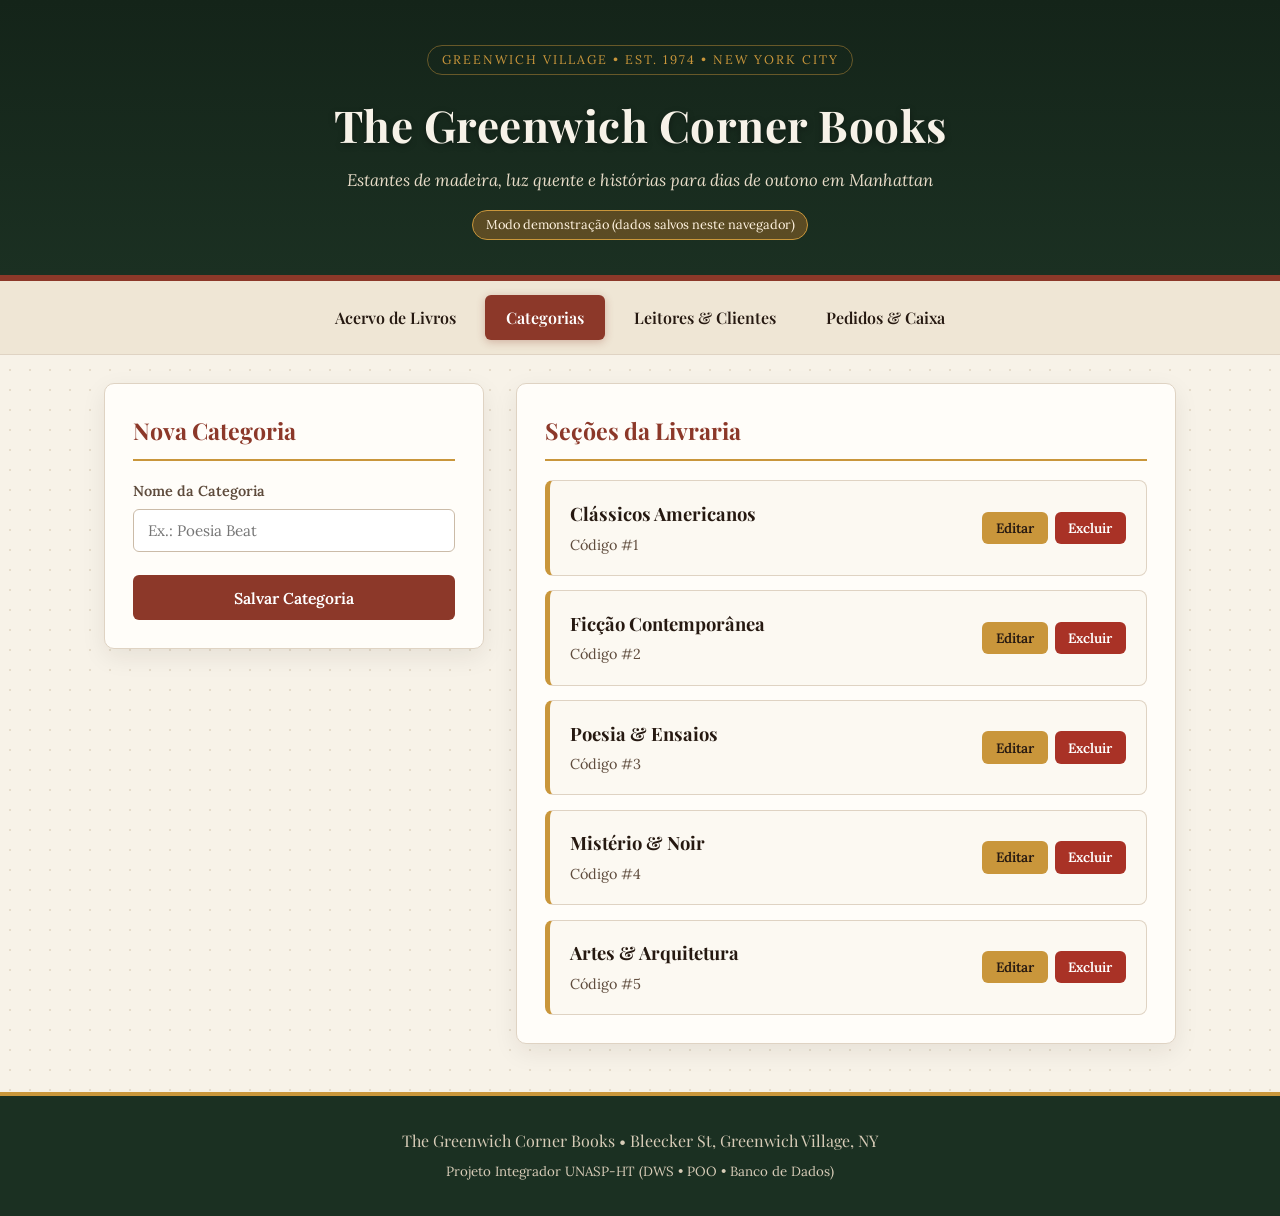
<file: index/categorias.html>
<!DOCTYPE html>
<html lang="pt-BR">
<head>
    <meta charset="UTF-8">
    <meta name="viewport" content="width=device-width, initial-scale=1.0">
    <title>Categorias • The Greenwich Corner Books</title>
    <link rel="stylesheet" href="../style/style.css">
</head>
<body>
    <header class="storefront-header">
        <div class="header-inner">
            <span class="badge-location">Greenwich Village • Est. 1974 • New York City</span>
            <h1>The Greenwich Corner Books</h1>
            <p class="subtitle">Estantes de madeira, luz quente e histórias para dias de outono em Manhattan</p>
            <div class="status-bar">
                <span id="api-status-badge" class="status-pill">Conectando ao sistema...</span>
            </div>
        </div>
    </header>

    <nav class="main-nav" aria-label="Navegação do sistema">
        <a class="nav-tab" href="livros.html">Acervo de Livros</a>
        <a class="nav-tab active" href="categorias.html" aria-current="page">Categorias</a>
        <a class="nav-tab" href="clientes.html">Leitores & Clientes</a>
        <a class="nav-tab" href="pedidos.html">Pedidos & Caixa</a>
    </nav>

    <div id="feedback-banner" class="feedback-banner" role="status" aria-live="polite"></div>

    <main class="container">
        <section class="grid-layout">
            <article class="card form-card">
                <h2 id="titulo-form-categoria">Nova Categoria</h2>
                <form id="form-categoria">
                    <input type="hidden" id="categoria-id">
                    <div class="field">
                        <label for="categoria-nome">Nome da Categoria</label>
                        <input type="text" id="categoria-nome" placeholder="Ex.: Poesia Beat" required minlength="2">
                    </div>
                    <div class="form-actions">
                        <button type="submit" class="btn-primary">Salvar Categoria</button>
                        <button type="button" id="btn-cancelar-categoria" class="btn-secondary hidden">Cancelar</button>
                    </div>
                </form>
            </article>

            <article class="card list-card">
                <h2>Seções da Livraria</h2>
                <div id="lista-categorias" class="items-list"></div>
            </article>
        </section>
    </main>

    <footer class="storefront-footer">
        <p>The Greenwich Corner Books • Bleecker St, Greenwich Village, NY</p>
        <small>Projeto Integrador UNASP-HT (DWS • POO • Banco de Dados)</small>
    </footer>

    <script src="../script/dados-iniciais.js"></script>
    <script src="../script/utilidades.js"></script>
    <script src="../script/api.js"></script>
    <script src="../script/categorias.js"></script>
</body>
</html>
</file>
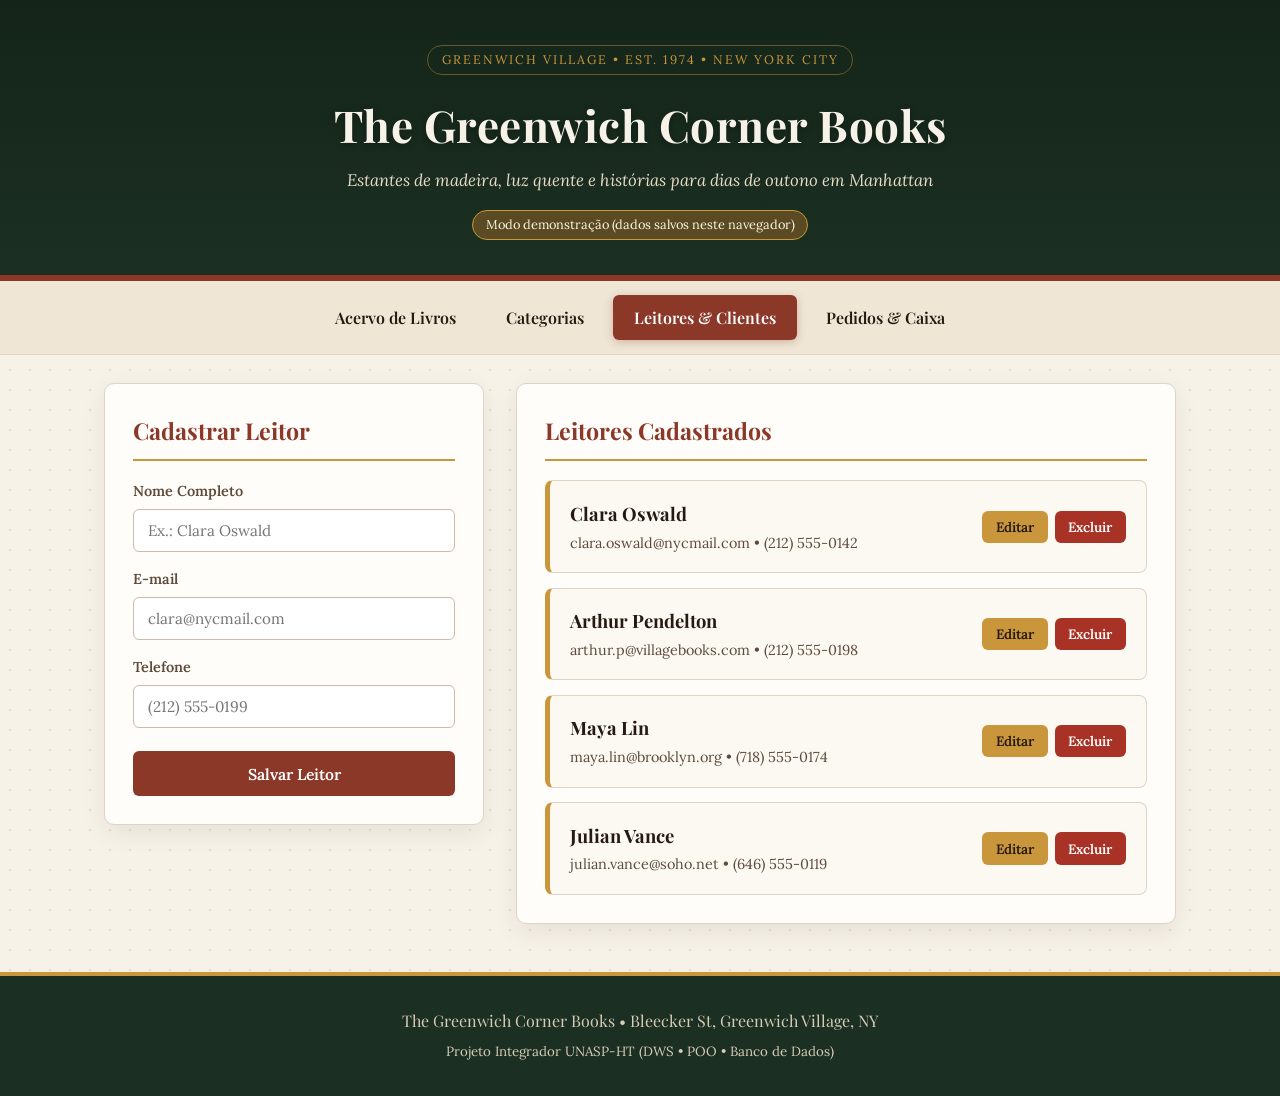
<file: index/clientes.html>
<!DOCTYPE html>
<html lang="pt-BR">
<head>
    <meta charset="UTF-8">
    <meta name="viewport" content="width=device-width, initial-scale=1.0">
    <title>Leitores & Clientes • The Greenwich Corner Books</title>
    <link rel="stylesheet" href="../style/style.css">
</head>
<body>
    <header class="storefront-header">
        <div class="header-inner">
            <span class="badge-location">Greenwich Village • Est. 1974 • New York City</span>
            <h1>The Greenwich Corner Books</h1>
            <p class="subtitle">Estantes de madeira, luz quente e histórias para dias de outono em Manhattan</p>
            <div class="status-bar">
                <span id="api-status-badge" class="status-pill">Conectando ao sistema...</span>
            </div>
        </div>
    </header>

    <nav class="main-nav" aria-label="Navegação do sistema">
        <a class="nav-tab" href="livros.html">Acervo de Livros</a>
        <a class="nav-tab" href="categorias.html">Categorias</a>
        <a class="nav-tab active" href="clientes.html" aria-current="page">Leitores & Clientes</a>
        <a class="nav-tab" href="pedidos.html">Pedidos & Caixa</a>
    </nav>

    <div id="feedback-banner" class="feedback-banner" role="status" aria-live="polite"></div>

    <main class="container">
        <section class="grid-layout">
            <article class="card form-card">
                <h2 id="titulo-form-cliente">Cadastrar Leitor</h2>
                <form id="form-cliente">
                    <input type="hidden" id="cliente-id">

                    <div class="field">
                        <label for="cliente-nome">Nome Completo</label>
                        <input type="text" id="cliente-nome" placeholder="Ex.: Clara Oswald" required minlength="3">
                    </div>

                    <div class="field">
                        <label for="cliente-email">E-mail</label>
                        <input type="email" id="cliente-email" placeholder="clara@nycmail.com" required>
                    </div>

                    <div class="field">
                        <label for="cliente-telefone">Telefone</label>
                        <input type="tel" id="cliente-telefone" placeholder="(212) 555-0199">
                    </div>

                    <div class="form-actions">
                        <button type="submit" class="btn-primary">Salvar Leitor</button>
                        <button type="button" id="btn-cancelar-cliente" class="btn-secondary hidden">Cancelar</button>
                    </div>
                </form>
            </article>

            <article class="card list-card">
                <h2>Leitores Cadastrados</h2>
                <div id="lista-clientes" class="items-list"></div>
            </article>
        </section>
    </main>

    <footer class="storefront-footer">
        <p>The Greenwich Corner Books • Bleecker St, Greenwich Village, NY</p>
        <small>Projeto Integrador UNASP-HT (DWS • POO • Banco de Dados)</small>
    </footer>

    <script src="../script/dados-iniciais.js"></script>
    <script src="../script/utilidades.js"></script>
    <script src="../script/api.js"></script>
    <script src="../script/clientes.js"></script>
</body>
</html>
</file>
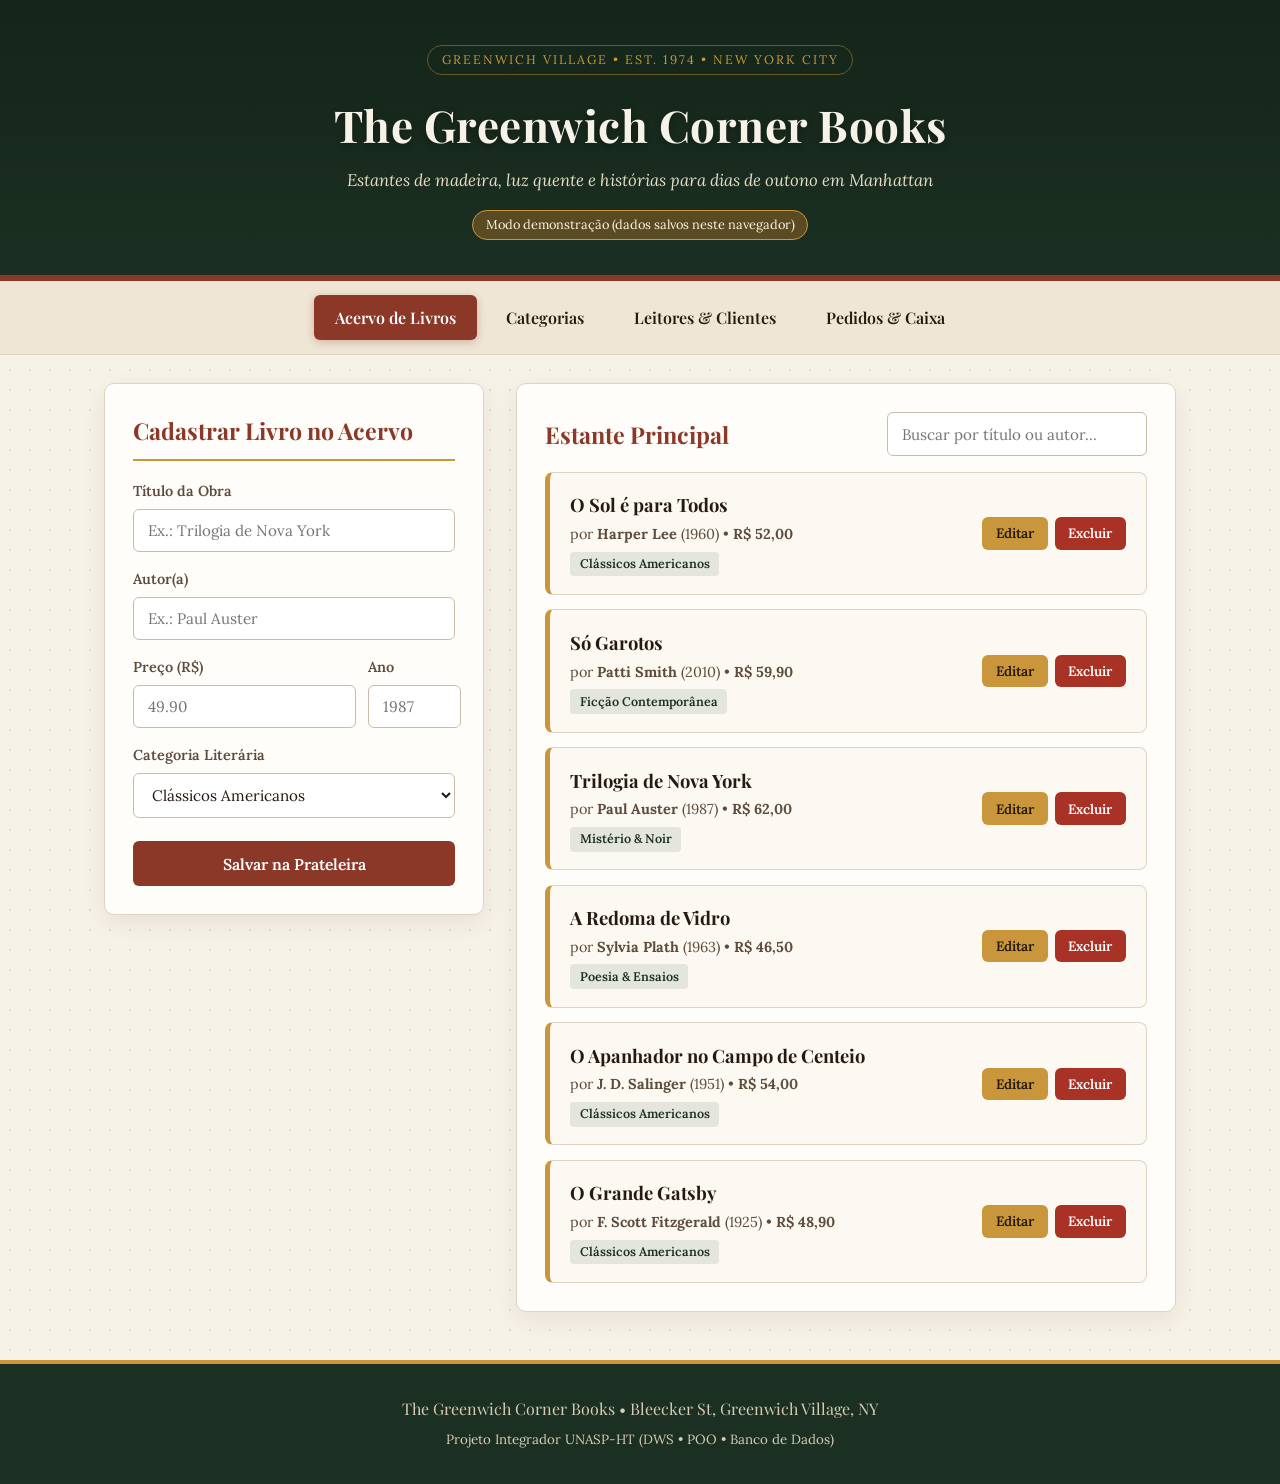
<file: index/livros.html>
<!DOCTYPE html>
<html lang="pt-BR">
<head>
    <meta charset="UTF-8">
    <meta name="viewport" content="width=device-width, initial-scale=1.0">
    <title>The Greenwich Corner Books • New York</title>
    <link rel="stylesheet" href="../style/style.css">
</head>
<body>
    <header class="storefront-header">
        <div class="header-inner">
            <span class="badge-location">Greenwich Village • Est. 1974 • New York City</span>
            <h1>The Greenwich Corner Books</h1>
            <p class="subtitle">Estantes de madeira, luz quente e histórias para dias de outono em Manhattan</p>
            <div class="status-bar">
                <span id="api-status-badge" class="status-pill">Conectando ao sistema...</span>
            </div>
        </div>
    </header>

    <nav class="main-nav" aria-label="Navegação do sistema">
        <a class="nav-tab active" href="livros.html" aria-current="page">Acervo de Livros</a>
        <a class="nav-tab" href="categorias.html">Categorias</a>
        <a class="nav-tab" href="clientes.html">Leitores & Clientes</a>
        <a class="nav-tab" href="pedidos.html">Pedidos & Caixa</a>
    </nav>

    <div id="feedback-banner" class="feedback-banner" role="status" aria-live="polite"></div>

    <main class="container">
        <section class="grid-layout">
            <article class="card form-card">
                <h2 id="titulo-form-livro">Cadastrar Livro no Acervo</h2>
                <form id="form-livro">
                    <input type="hidden" id="livro-id">

                    <div class="field">
                        <label for="livro-titulo">Título da Obra</label>
                        <input type="text" id="livro-titulo" placeholder="Ex.: Trilogia de Nova York" required minlength="2">
                    </div>

                    <div class="field">
                        <label for="livro-autor">Autor(a)</label>
                        <input type="text" id="livro-autor" placeholder="Ex.: Paul Auster" required minlength="2">
                    </div>

                    <div class="field-row">
                        <div class="field">
                            <label for="livro-preco">Preço (R$)</label>
                            <input type="number" id="livro-preco" step="0.01" min="0.01" placeholder="49.90" required>
                        </div>
                        <div class="field">
                            <label for="livro-ano">Ano</label>
                            <input type="number" id="livro-ano" min="1450" max="2026" placeholder="1987" required>
                        </div>
                    </div>

                    <div class="field">
                        <label for="livro-categoria">Categoria Literária</label>
                        <select id="livro-categoria" required></select>
                    </div>

                    <div class="form-actions">
                        <button type="submit" class="btn-primary">Salvar na Prateleira</button>
                        <button type="button" id="btn-cancelar-livro" class="btn-secondary hidden">Cancelar Edição</button>
                    </div>
                </form>
            </article>

            <article class="card list-card">
                <div class="list-header">
                    <h2>Estante Principal</h2>
                    <input type="search" id="busca-livro" class="search-input" placeholder="Buscar por título ou autor...">
                </div>
                <div id="lista-livros" class="items-list"></div>
            </article>
        </section>
    </main>

    <footer class="storefront-footer">
        <p>The Greenwich Corner Books • Bleecker St, Greenwich Village, NY</p>
        <small>Projeto Integrador UNASP-HT (DWS • POO • Banco de Dados)</small>
    </footer>

    <script src="../script/dados-iniciais.js"></script>
    <script src="../script/utilidades.js"></script>
    <script src="../script/api.js"></script>
    <script src="../script/livros.js"></script>
</body>
</html>
</file>
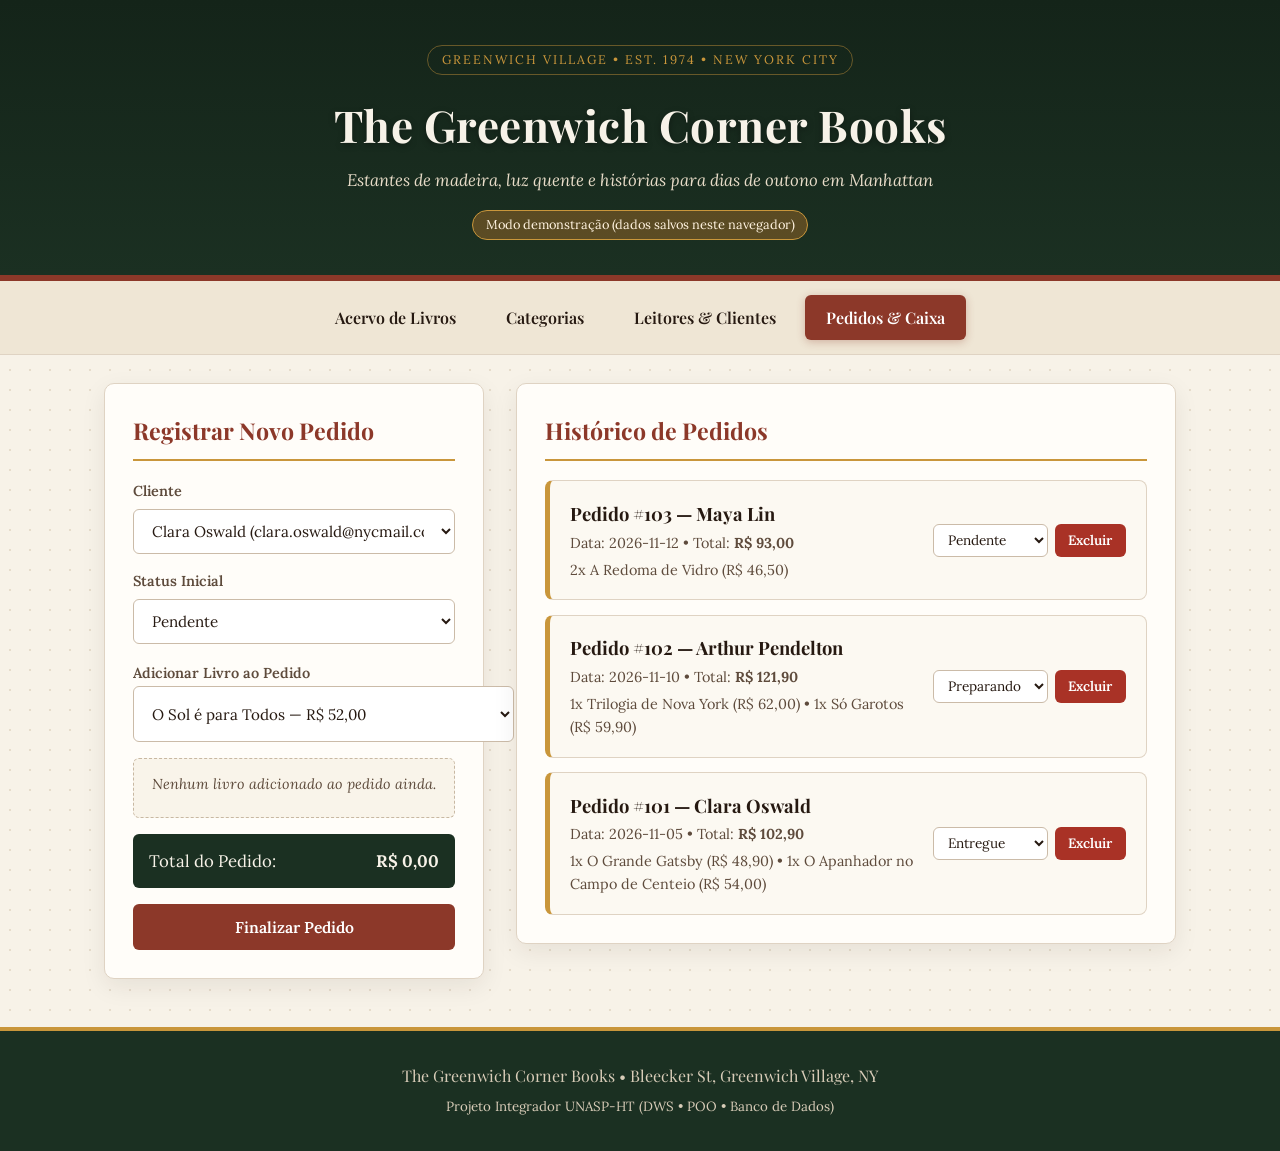
<file: index/pedidos.html>
<!DOCTYPE html>
<html lang="pt-BR">
<head>
    <meta charset="UTF-8">
    <meta name="viewport" content="width=device-width, initial-scale=1.0">
    <title>Pedidos & Caixa • The Greenwich Corner Books</title>
    <link rel="stylesheet" href="../style/style.css">
</head>
<body>
    <header class="storefront-header">
        <div class="header-inner">
            <span class="badge-location">Greenwich Village • Est. 1974 • New York City</span>
            <h1>The Greenwich Corner Books</h1>
            <p class="subtitle">Estantes de madeira, luz quente e histórias para dias de outono em Manhattan</p>
            <div class="status-bar">
                <span id="api-status-badge" class="status-pill">Conectando ao sistema...</span>
            </div>
        </div>
    </header>

    <nav class="main-nav" aria-label="Navegação do sistema">
        <a class="nav-tab" href="livros.html">Acervo de Livros</a>
        <a class="nav-tab" href="categorias.html">Categorias</a>
        <a class="nav-tab" href="clientes.html">Leitores & Clientes</a>
        <a class="nav-tab active" href="pedidos.html" aria-current="page">Pedidos & Caixa</a>
    </nav>

    <div id="feedback-banner" class="feedback-banner" role="status" aria-live="polite"></div>

    <main class="container">
        <section class="grid-layout">
            <article class="card form-card">
                <h2>Registrar Novo Pedido</h2>
                <form id="form-pedido">
                    <div class="field">
                        <label for="pedido-cliente">Cliente</label>
                        <select id="pedido-cliente" required></select>
                    </div>

                    <div class="field">
                        <label for="pedido-status">Status Inicial</label>
                        <select id="pedido-status">
                            <option value="Pendente">Pendente</option>
                            <option value="Preparando">Preparando</option>
                            <option value="Entregue">Entregue</option>
                        </select>
                    </div>

                    <div class="cart-builder">
                        <label for="pedido-livro-select">Adicionar Livro ao Pedido</label>
                        <div class="field-row">
                            <select id="pedido-livro-select"></select>
                            <input type="number" id="pedido-livro-qtd" class="input-qtd" value="1" min="1" max="50" aria-label="Quantidade">
                            <button type="button" id="btn-add-item" class="btn-accent">+ Item</button>
                        </div>
                    </div>

                    <div id="carrinho-itens" class="cart-box">
                        <p class="empty-hint">Nenhum livro adicionado ao pedido ainda.</p>
                    </div>

                    <div class="cart-total">
                        <span>Total do Pedido:</span>
                        <strong id="pedido-total">R$ 0,00</strong>
                    </div>

                    <button type="submit" class="btn-primary">Finalizar Pedido</button>
                </form>
            </article>

            <article class="card list-card">
                <h2>Histórico de Pedidos</h2>
                <div id="lista-pedidos" class="items-list"></div>
            </article>
        </section>
    </main>

    <footer class="storefront-footer">
        <p>The Greenwich Corner Books • Bleecker St, Greenwich Village, NY</p>
        <small>Projeto Integrador UNASP-HT (DWS • POO • Banco de Dados)</small>
    </footer>

    <script src="../script/dados-iniciais.js"></script>
    <script src="../script/utilidades.js"></script>
    <script src="../script/api.js"></script>
    <script src="../script/pedidos.js"></script>
</body>
</html>
</file>
<file: style/style.css>
@import url('https://fonts.googleapis.com/css2?family=Playfair+Display:ital,wght@0,600;0,700;1,400&family=Lora:ital,wght@0,400;0,600;1,400&display=swap');

/* ===== Cores e variáveis ===== */
:root {
    --verde-fachada: #1b3022;
    --verde-musgo: #2d4736;
    --tijolo-ny: #8c3829;
    --tijolo-hover: #6e291d;
    --dourado-luz: #c9963b;
    --outono-ambar: #d4822a;
    --papel-creme: #f7f2e8;
    --cartao-branco: #fffdf9;
    --madeira-escura: #261911;
    --texto-suave: #5e4b3c;
    --borda-sutil: #dfd3c3;
    --sombra-quente: 0 8px 24px rgba(38, 25, 17, 0.08);
}

/* ===== Base ===== */
* {
    box-sizing: border-box;
}

body {
    margin: 0;
    padding: 0;
    background-color: var(--papel-creme);
    background-image: radial-gradient(#e6dccb 0.75px, transparent 0.75px);
    background-size: 20px 20px;
    color: var(--madeira-escura);
    font-family: 'Lora', Georgia, serif;
    line-height: 1.6;
}

.hidden {
    display: none !important;
}

/* ===== Cabeçalho ===== */
.storefront-header {
    background: linear-gradient(180deg, #142419 0%, var(--verde-fachada) 100%);
    color: var(--papel-creme);
    text-align: center;
    padding: 2.8rem 1.5rem 2.2rem;
    border-bottom: 6px solid var(--tijolo-ny);
    box-shadow: 0 4px 18px rgba(0, 0, 0, 0.2);
}

.header-inner {
    max-width: 960px;
    margin: 0 auto;
}

.badge-location {
    display: inline-block;
    font-size: 0.78rem;
    letter-spacing: 2px;
    text-transform: uppercase;
    color: var(--dourado-luz);
    border: 1px solid rgba(201, 150, 59, 0.45);
    padding: 0.25rem 0.85rem;
    border-radius: 999px;
    margin-bottom: 0.75rem;
}

.storefront-header h1 {
    font-family: 'Playfair Display', Georgia, serif;
    font-size: 2.75rem;
    margin: 0.2rem 0;
    letter-spacing: 0.5px;
    text-shadow: 0 2px 6px rgba(0, 0, 0, 0.35);
}

.subtitle {
    margin: 0.4rem 0 1rem;
    color: #e8dcc8;
    font-style: italic;
    font-size: 1.05rem;
}

.status-pill {
    display: inline-block;
    font-size: 0.8rem;
    padding: 0.25rem 0.8rem;
    border-radius: 999px;
    background-color: rgba(255, 255, 255, 0.12);
    color: #f4e8d1;
}

.status-pill.online {
    background-color: rgba(46, 125, 50, 0.35);
    border: 1px solid #81c784;
    color: #e8f5e9;
}

.status-pill.demo {
    background-color: rgba(212, 130, 42, 0.35);
    border: 1px solid var(--dourado-luz);
    color: #fff3e0;
}

/* ===== Menu de navegação ===== */
.main-nav {
    display: flex;
    justify-content: center;
    flex-wrap: wrap;
    gap: 0.5rem;
    background-color: #efe6d5;
    padding: 0.85rem 1rem;
    border-bottom: 1px solid var(--borda-sutil);
}

.nav-tab {
    display: inline-block;
    text-decoration: none;
    background: transparent;
    border: 1px solid transparent;
    color: var(--madeira-escura);
    font-family: 'Playfair Display', Georgia, serif;
    font-size: 1rem;
    font-weight: 600;
    padding: 0.55rem 1.25rem;
    border-radius: 6px;
    cursor: pointer;
    transition: all 0.25s ease;
}

.nav-tab:hover {
    background-color: rgba(140, 56, 41, 0.1);
    color: var(--tijolo-ny);
}

.nav-tab.active {
    background-color: var(--tijolo-ny);
    color: #fff;
    box-shadow: 0 2px 8px rgba(140, 56, 41, 0.3);
}

/* ===== Mensagens de retorno ===== */
.feedback-banner {
    max-width: 1120px;
    margin: 1rem auto 0;
    padding: 0 1.5rem;
}

.feedback-msg {
    padding: 0.85rem 1.2rem;
    border-radius: 6px;
    font-weight: 600;
    font-size: 0.95rem;
}

.feedback-msg.success {
    background-color: #e6f4ea;
    color: #1e4620;
    border-left: 5px solid #2e7d32;
}

.feedback-msg.error {
    background-color: #fce8e6;
    color: #7f1d1d;
    border-left: 5px solid #c62828;
}

/* ===== Conteúdo: formulário à esquerda, lista à direita ===== */
.container {
    max-width: 1120px;
    margin: 1.8rem auto 3rem;
    padding: 0 1.5rem;
}

.grid-layout {
    display: grid;
    grid-template-columns: 380px 1fr;
    gap: 2rem;
    align-items: start;
}

.card {
    background-color: var(--cartao-branco);
    border: 1px solid var(--borda-sutil);
    border-radius: 10px;
    padding: 1.75rem;
    box-shadow: var(--sombra-quente);
}

.card h2 {
    font-family: 'Playfair Display', Georgia, serif;
    color: var(--tijolo-ny);
    margin-top: 0;
    margin-bottom: 1.2rem;
    padding-bottom: 0.6rem;
    border-bottom: 2px solid var(--dourado-luz);
    font-size: 1.45rem;
}

/* ===== Formulários ===== */
form {
    display: flex;
    flex-direction: column;
    gap: 1rem;
}

.field {
    display: flex;
    flex-direction: column;
    gap: 0.35rem;
}

.field-row {
    display: flex;
    gap: 0.75rem;
}

.field-row > * {
    flex: 1;
}

label {
    font-size: 0.9rem;
    font-weight: 600;
    color: var(--texto-suave);
}

input, select {
    padding: 0.7rem 0.85rem;
    border: 1px solid #cbbba8;
    border-radius: 6px;
    background-color: #fff;
    color: var(--madeira-escura);
    font-family: inherit;
    font-size: 0.95rem;
    transition: border-color 0.2s, box-shadow 0.2s;
}

input:focus, select:focus {
    outline: none;
    border-color: var(--dourado-luz);
    box-shadow: 0 0 0 3px rgba(201, 150, 59, 0.2);
}

.input-qtd {
    max-width: 80px;
}

.form-actions {
    display: flex;
    gap: 0.6rem;
    margin-top: 0.4rem;
}

/* ===== Botões ===== */
button {
    font-family: inherit;
    font-weight: 600;
    border: none;
    border-radius: 6px;
    cursor: pointer;
    transition: background-color 0.2s, transform 0.1s;
}

button:active {
    transform: scale(0.99);
}

.btn-primary {
    flex: 1;
    background-color: var(--tijolo-ny);
    color: #fff;
    padding: 0.8rem 1.2rem;
    font-size: 0.98rem;
}

.btn-primary:hover {
    background-color: var(--verde-fachada);
}

.btn-secondary {
    background-color: #e0d5c5;
    color: var(--madeira-escura);
    padding: 0.8rem 1rem;
}

.btn-secondary:hover {
    background-color: #cfc1ae;
}

.btn-accent {
    background-color: var(--verde-fachada);
    color: #fff;
    padding: 0.7rem 1rem;
}

.btn-accent:hover {
    background-color: var(--verde-musgo);
}

.btn-edit {
    background-color: var(--dourado-luz);
    color: var(--madeira-escura);
    padding: 0.45rem 0.85rem;
    font-size: 0.85rem;
}

.btn-edit:hover {
    background-color: #b88428;
}

.btn-del {
    background-color: #a93226;
    color: #fff;
    padding: 0.45rem 0.85rem;
    font-size: 0.85rem;
}

.btn-del:hover {
    background-color: #87241a;
}

.btn-remover-item {
    padding: 2px 6px;
    margin-left: 6px;
}

/* ===== Listas ===== */
.list-header {
    display: flex;
    justify-content: space-between;
    align-items: center;
    gap: 1rem;
    flex-wrap: wrap;
    margin-bottom: 1rem;
}

.list-header h2 {
    margin-bottom: 0;
    border-bottom: none;
    padding-bottom: 0;
}

.search-input {
    max-width: 260px;
    width: 100%;
}

.items-list {
    display: flex;
    flex-direction: column;
    gap: 0.9rem;
}

.item-card {
    background-color: #fcf9f2;
    border: 1px solid var(--borda-sutil);
    border-left: 5px solid var(--dourado-luz);
    border-radius: 8px;
    padding: 1.1rem 1.25rem;
    display: flex;
    justify-content: space-between;
    align-items: center;
    gap: 1rem;
    transition: transform 0.2s, box-shadow 0.2s;
}

.item-card:hover {
    transform: translateY(-2px);
    box-shadow: 0 4px 14px rgba(38, 25, 17, 0.08);
}

.item-info h3 {
    margin: 0 0 0.2rem;
    font-family: 'Playfair Display', Georgia, serif;
    font-size: 1.15rem;
    color: var(--madeira-escura);
}

.item-meta {
    font-size: 0.9rem;
    color: var(--texto-suave);
}

.item-meta-itens {
    margin-top: 4px;
}

.tag-categoria {
    display: inline-block;
    background-color: rgba(27, 48, 34, 0.1);
    color: var(--verde-fachada);
    font-size: 0.78rem;
    font-weight: 600;
    padding: 0.15rem 0.6rem;
    border-radius: 4px;
    margin-top: 0.35rem;
}

.item-actions {
    display: flex;
    gap: 0.45rem;
    flex-shrink: 0;
}

.status-select-inline {
    padding: 0.35rem 0.6rem;
    font-size: 0.85rem;
}

.empty-hint {
    margin: 0;
    color: var(--texto-suave);
    font-style: italic;
    font-size: 0.9rem;
    text-align: center;
}

/* ===== Carrinho do pedido ===== */
.cart-box {
    background-color: #f9f4ea;
    border: 1px dashed #c8b8a2;
    border-radius: 6px;
    padding: 0.85rem;
    min-height: 60px;
}

.cart-line {
    display: flex;
    justify-content: space-between;
    align-items: center;
    padding: 0.35rem 0;
    border-bottom: 1px solid #e8decb;
    font-size: 0.9rem;
}

.cart-line:last-child {
    border-bottom: none;
}

.cart-total {
    display: flex;
    justify-content: space-between;
    align-items: center;
    background-color: var(--verde-fachada);
    color: var(--papel-creme);
    padding: 0.85rem 1rem;
    border-radius: 6px;
    font-size: 1.05rem;
}

/* ===== Rodapé ===== */
.storefront-footer {
    text-align: center;
    padding: 2rem 1rem;
    background-color: var(--verde-fachada);
    color: #d8ccb8;
    border-top: 4px solid var(--dourado-luz);
}

.storefront-footer p {
    margin: 0 0 0.3rem;
    font-family: 'Playfair Display', Georgia, serif;
}

/* ===== Telas pequenas ===== */
@media (max-width: 860px) {
    .grid-layout {
        grid-template-columns: 1fr;
    }
    .storefront-header h1 {
        font-size: 2.1rem;
    }
}
</file>
